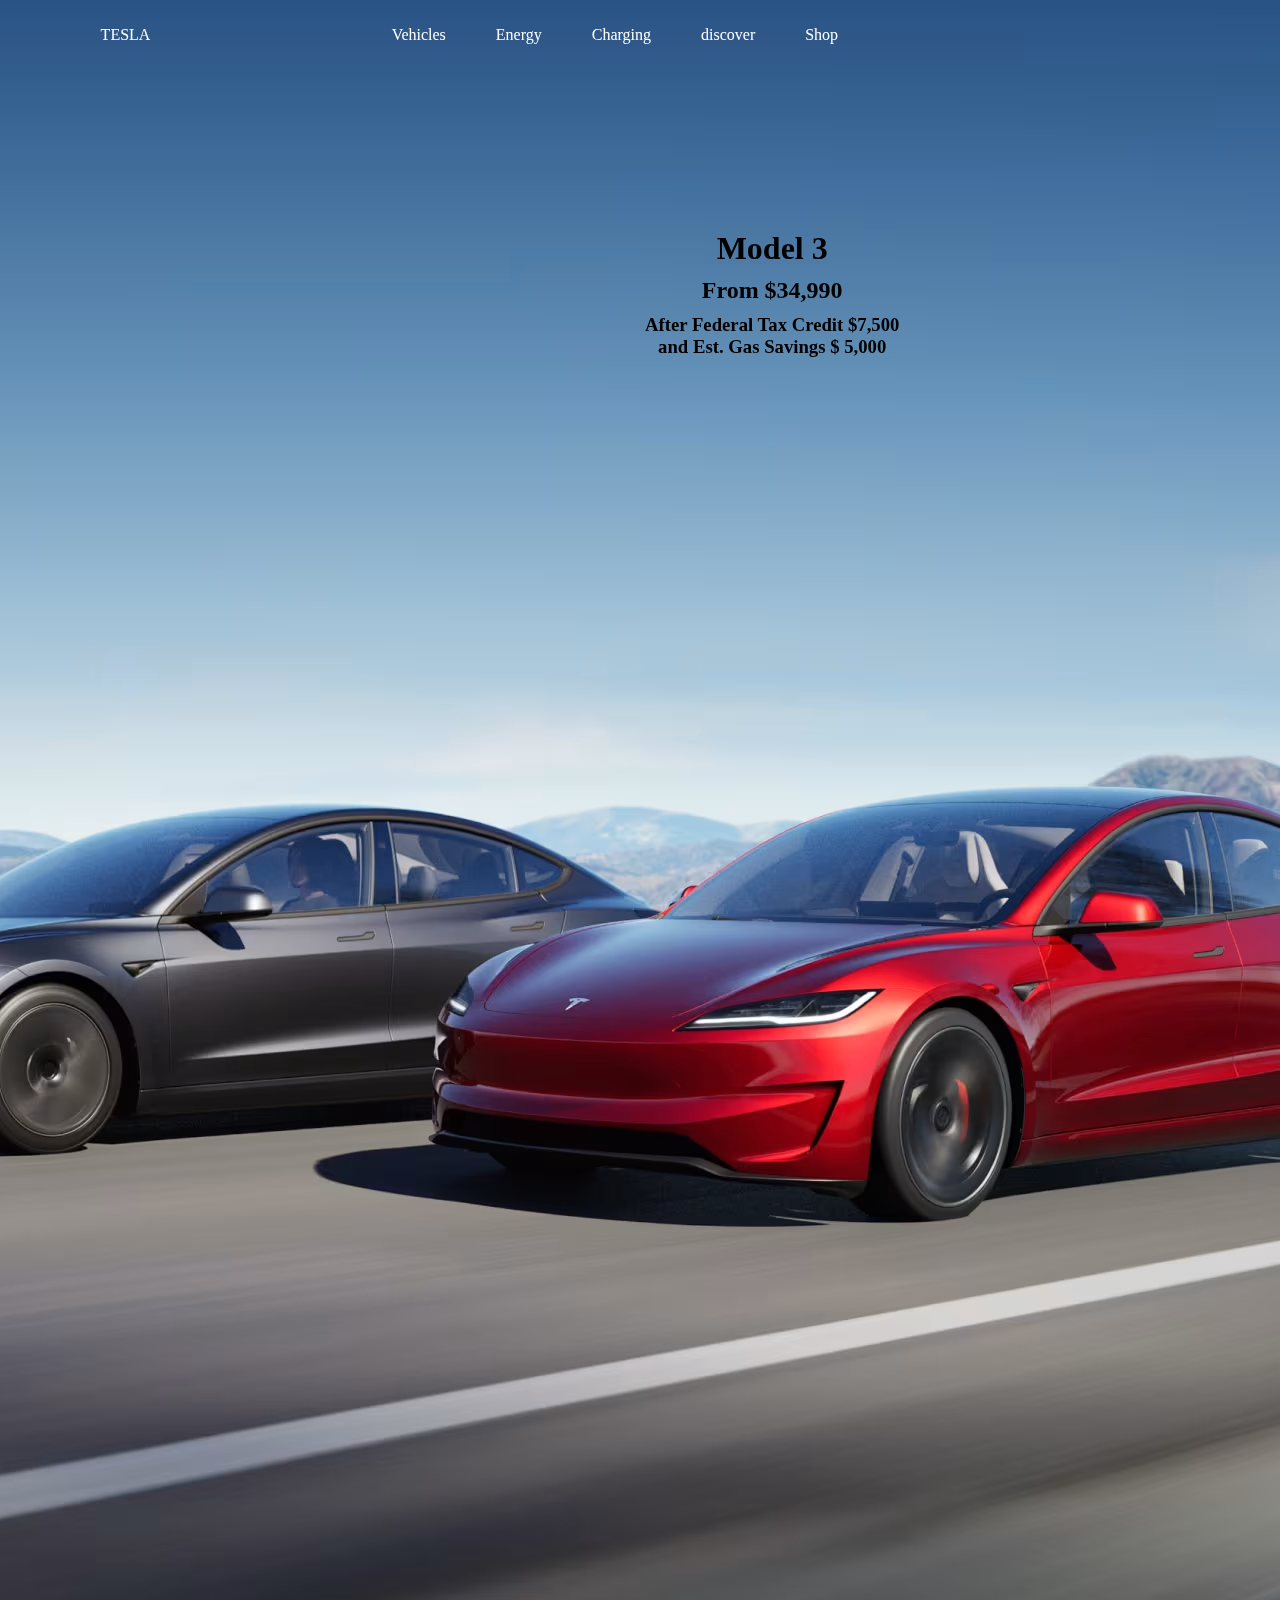
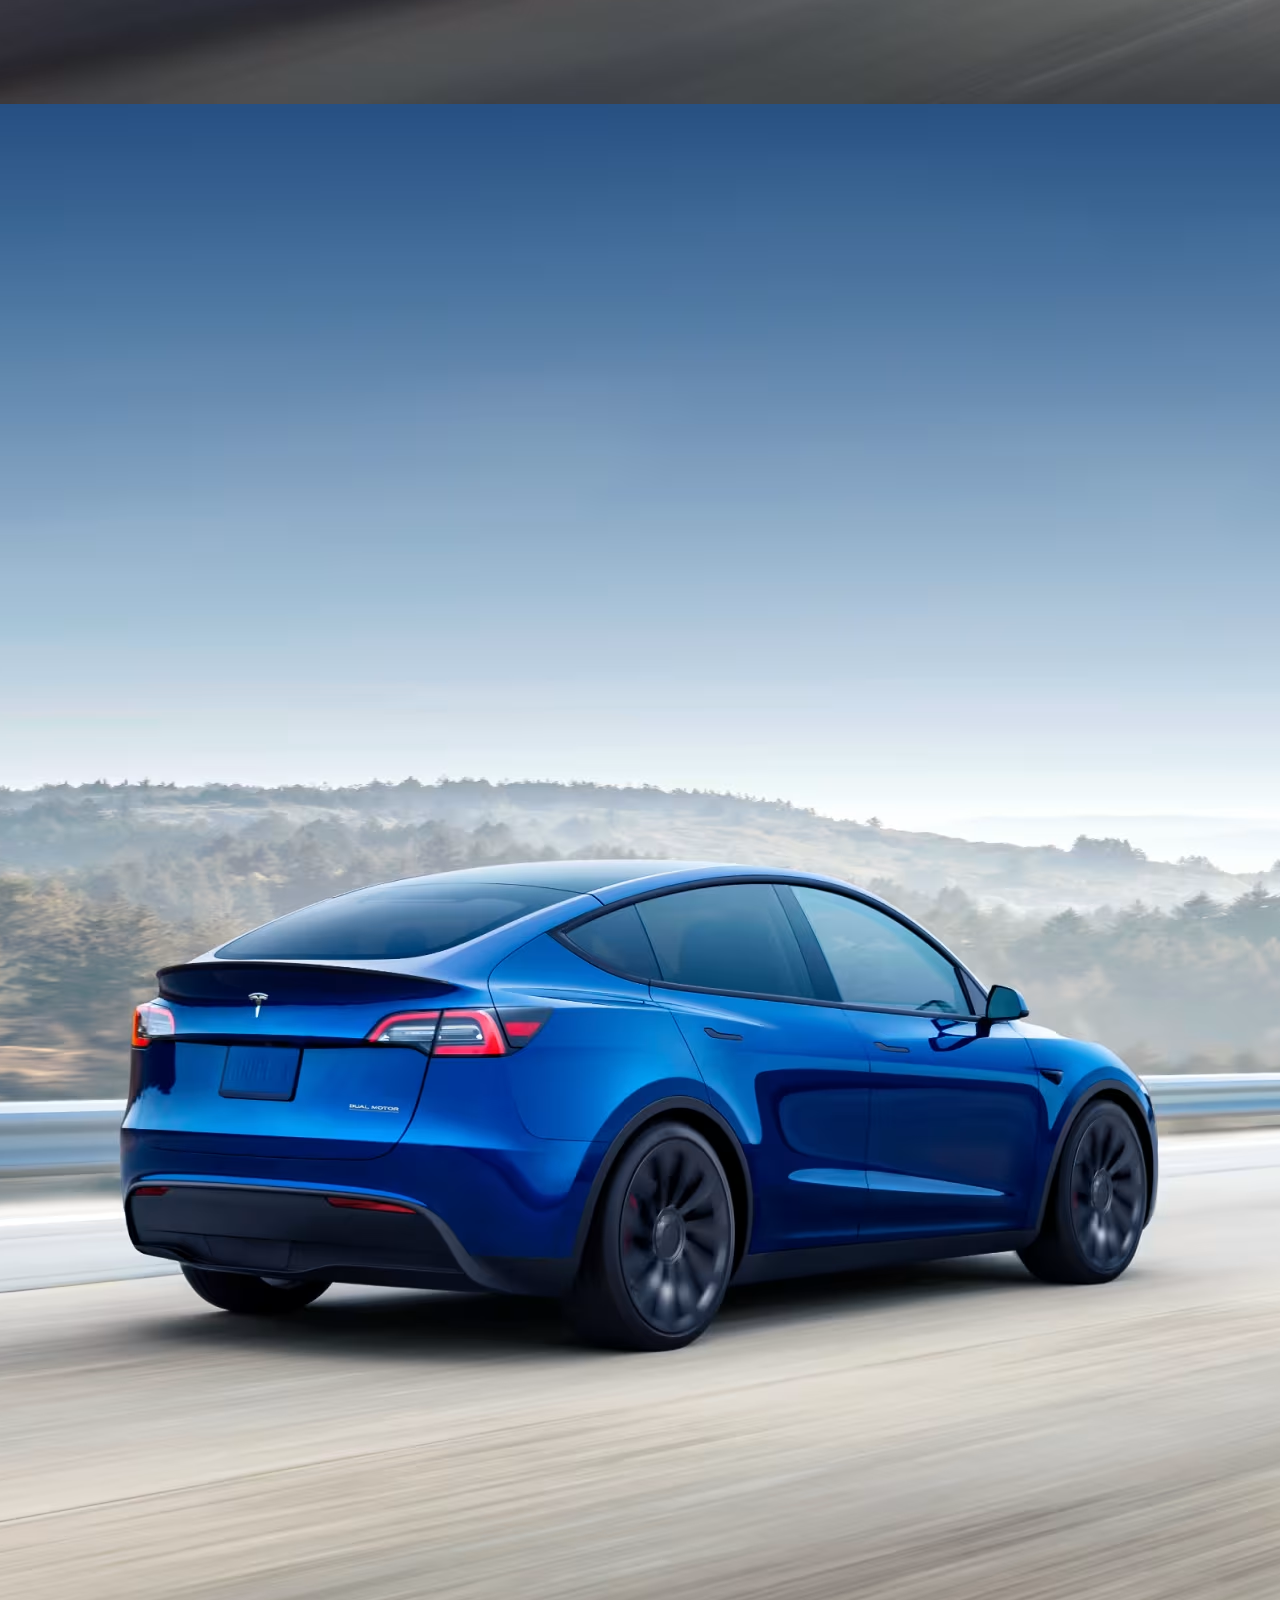
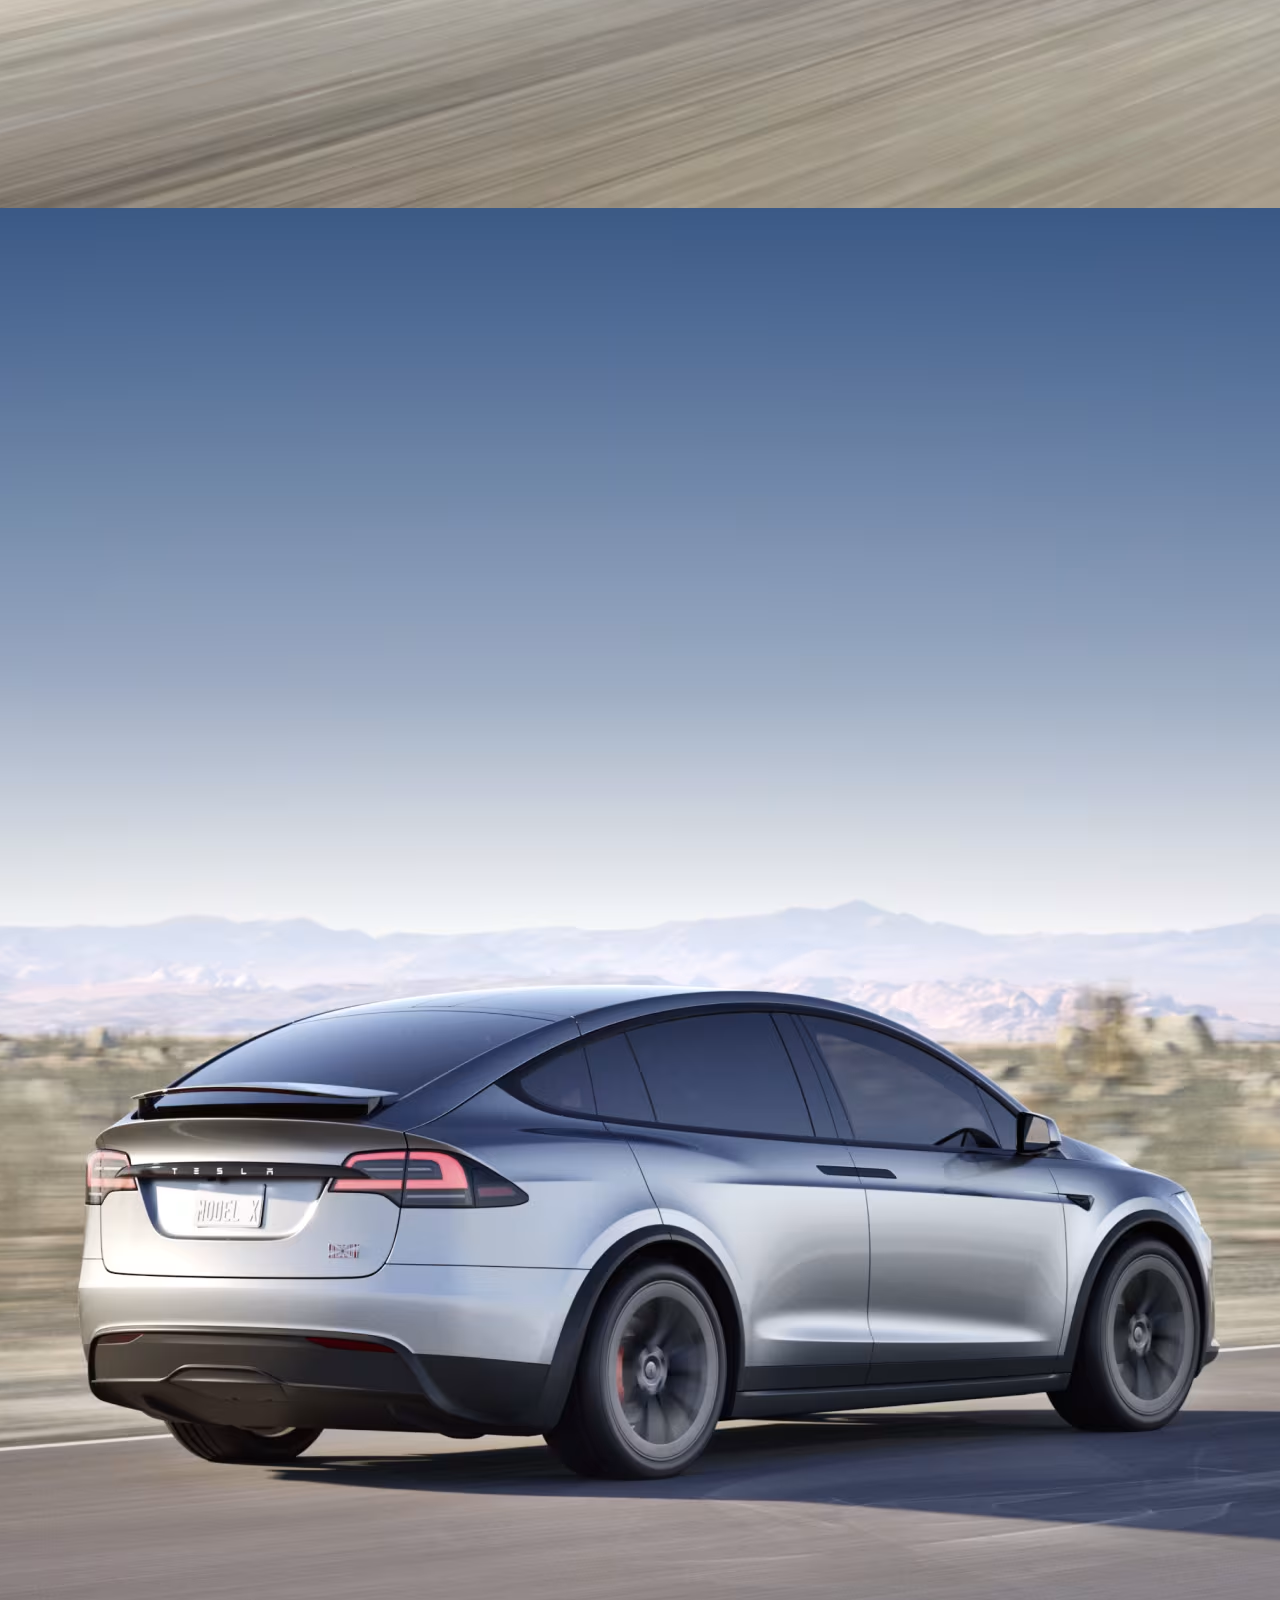
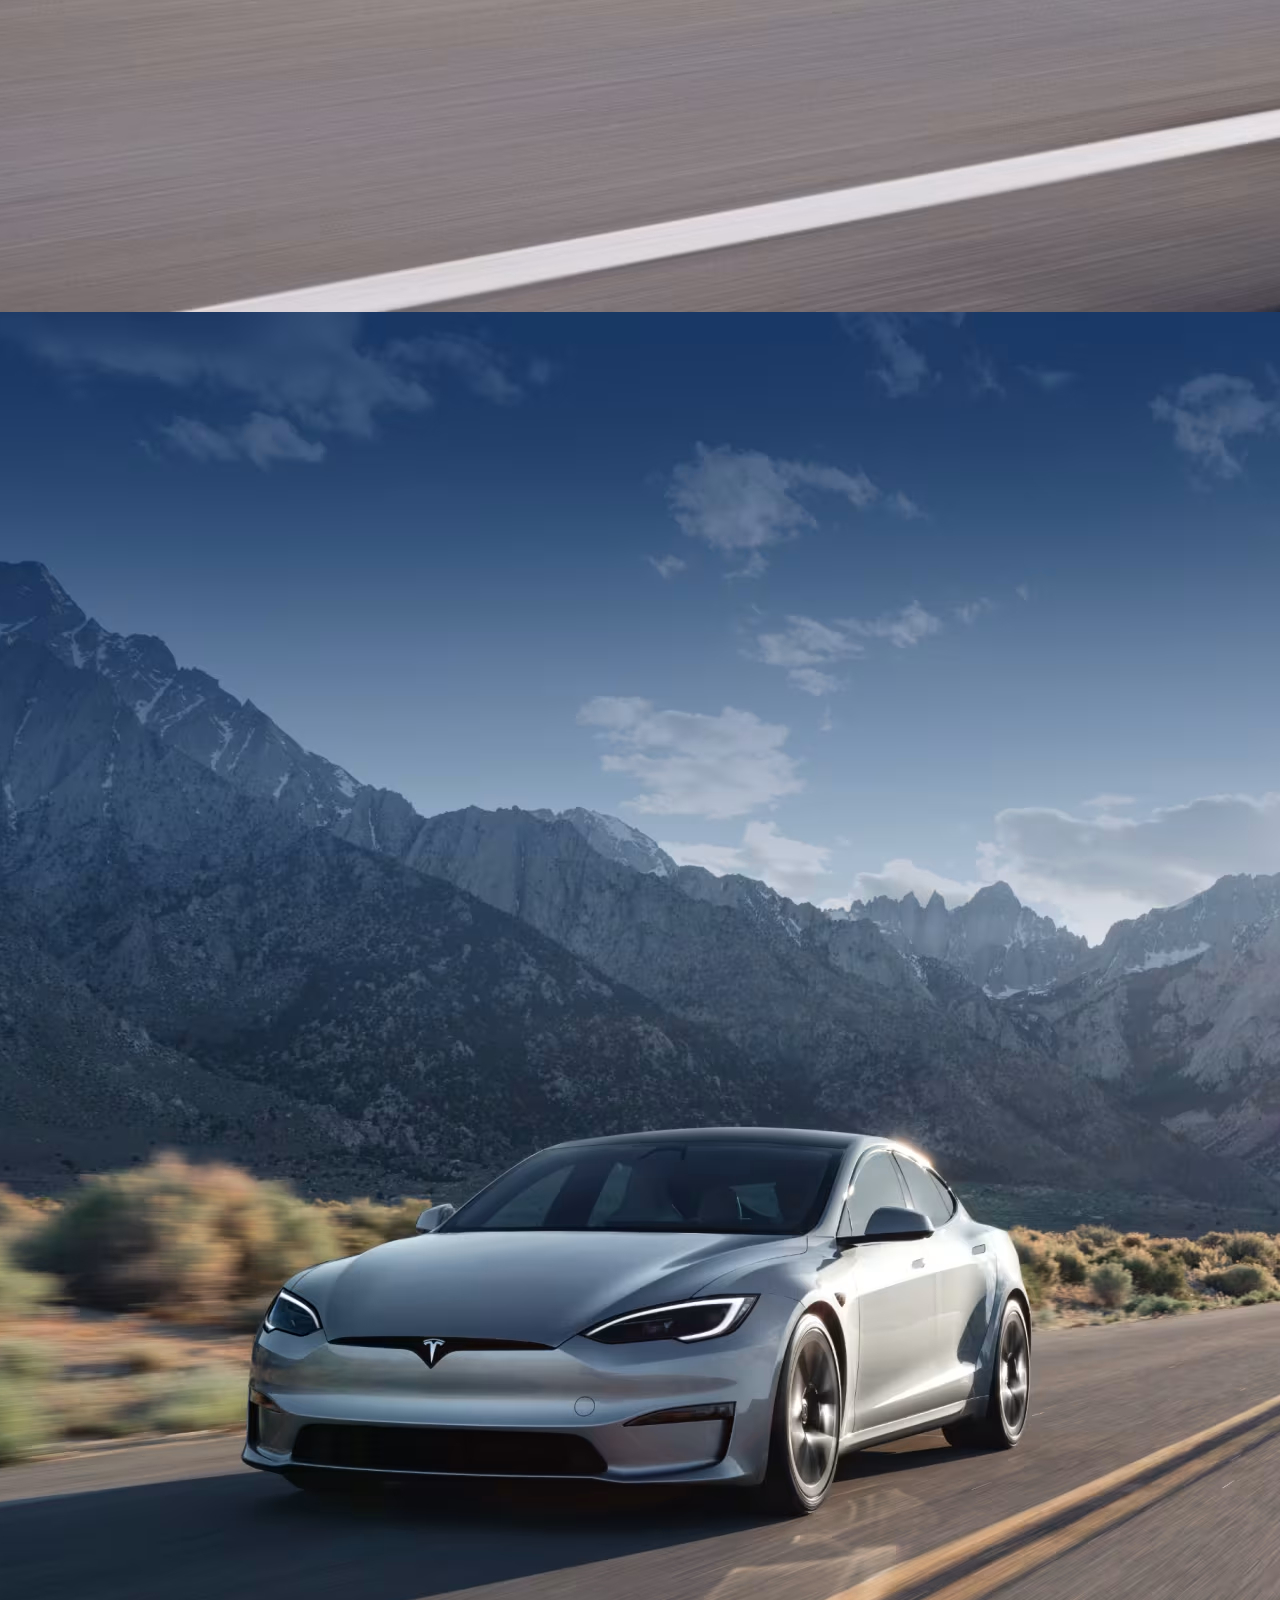
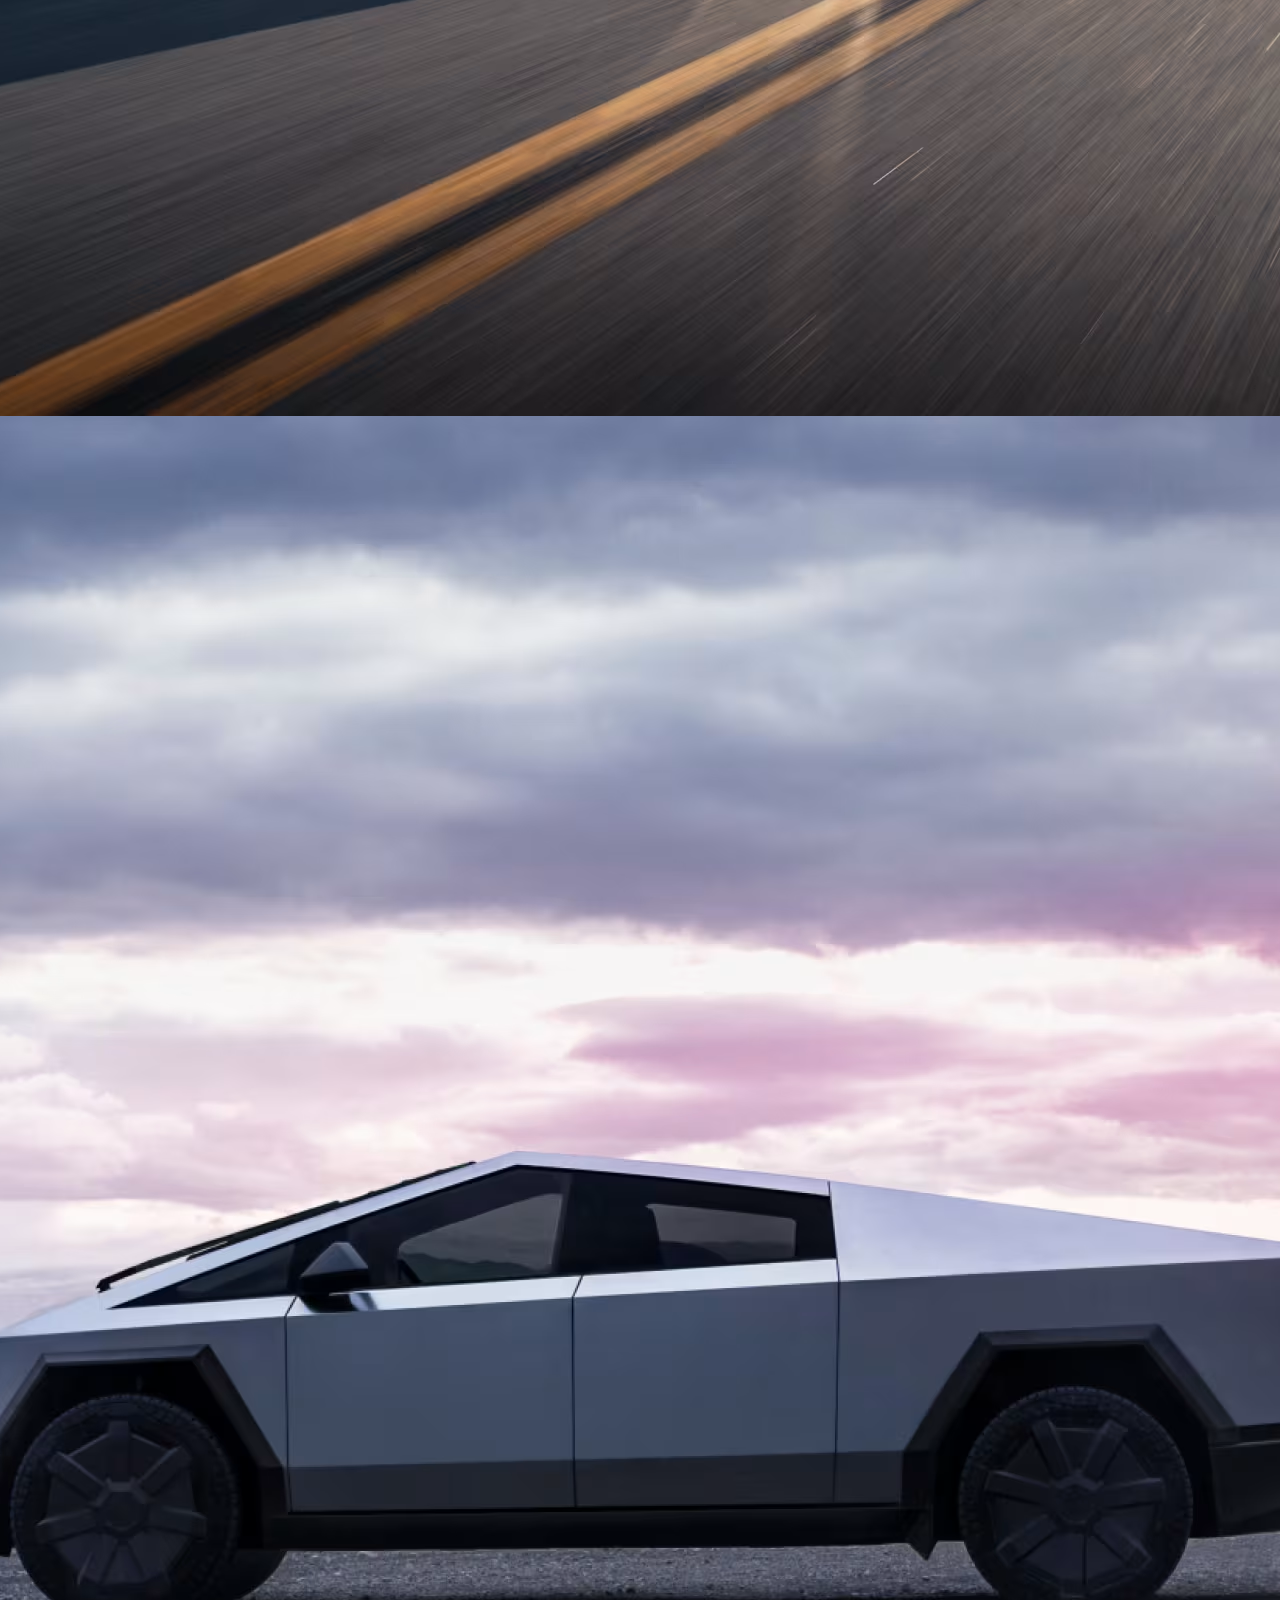
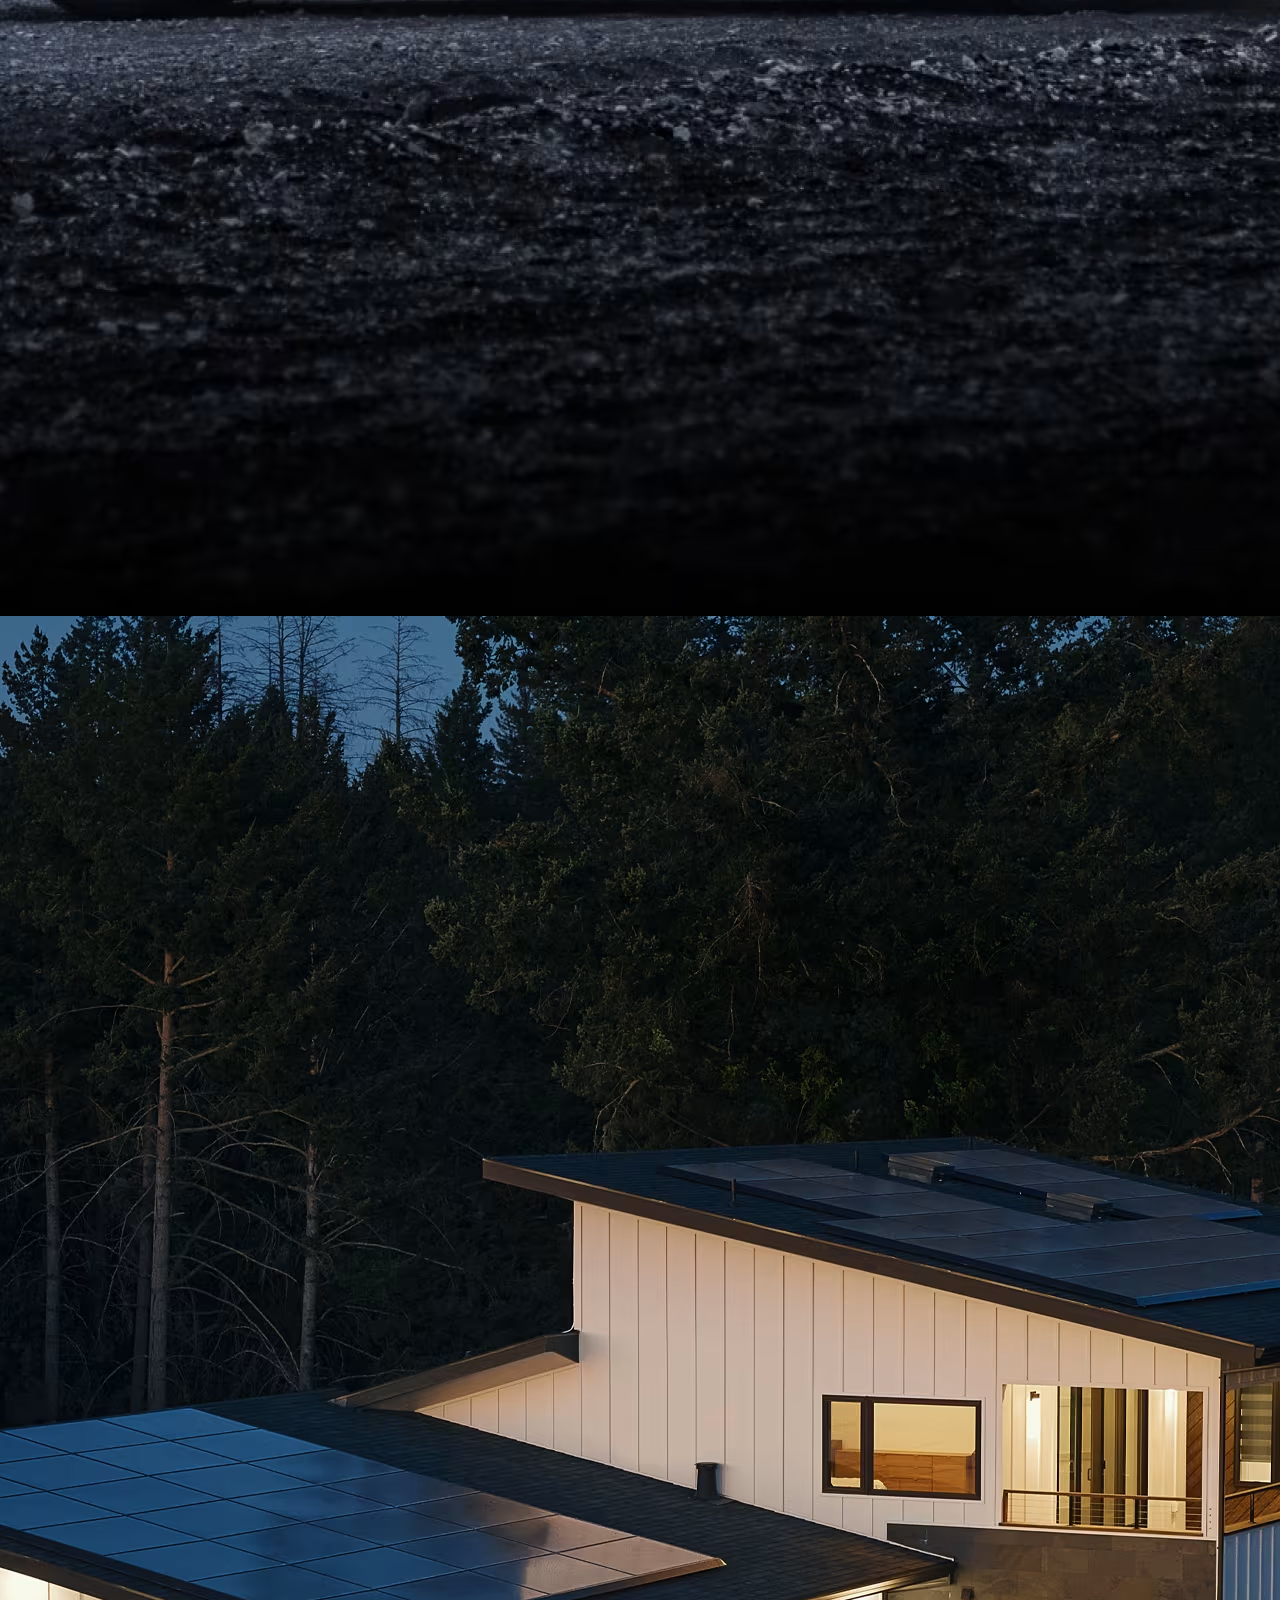
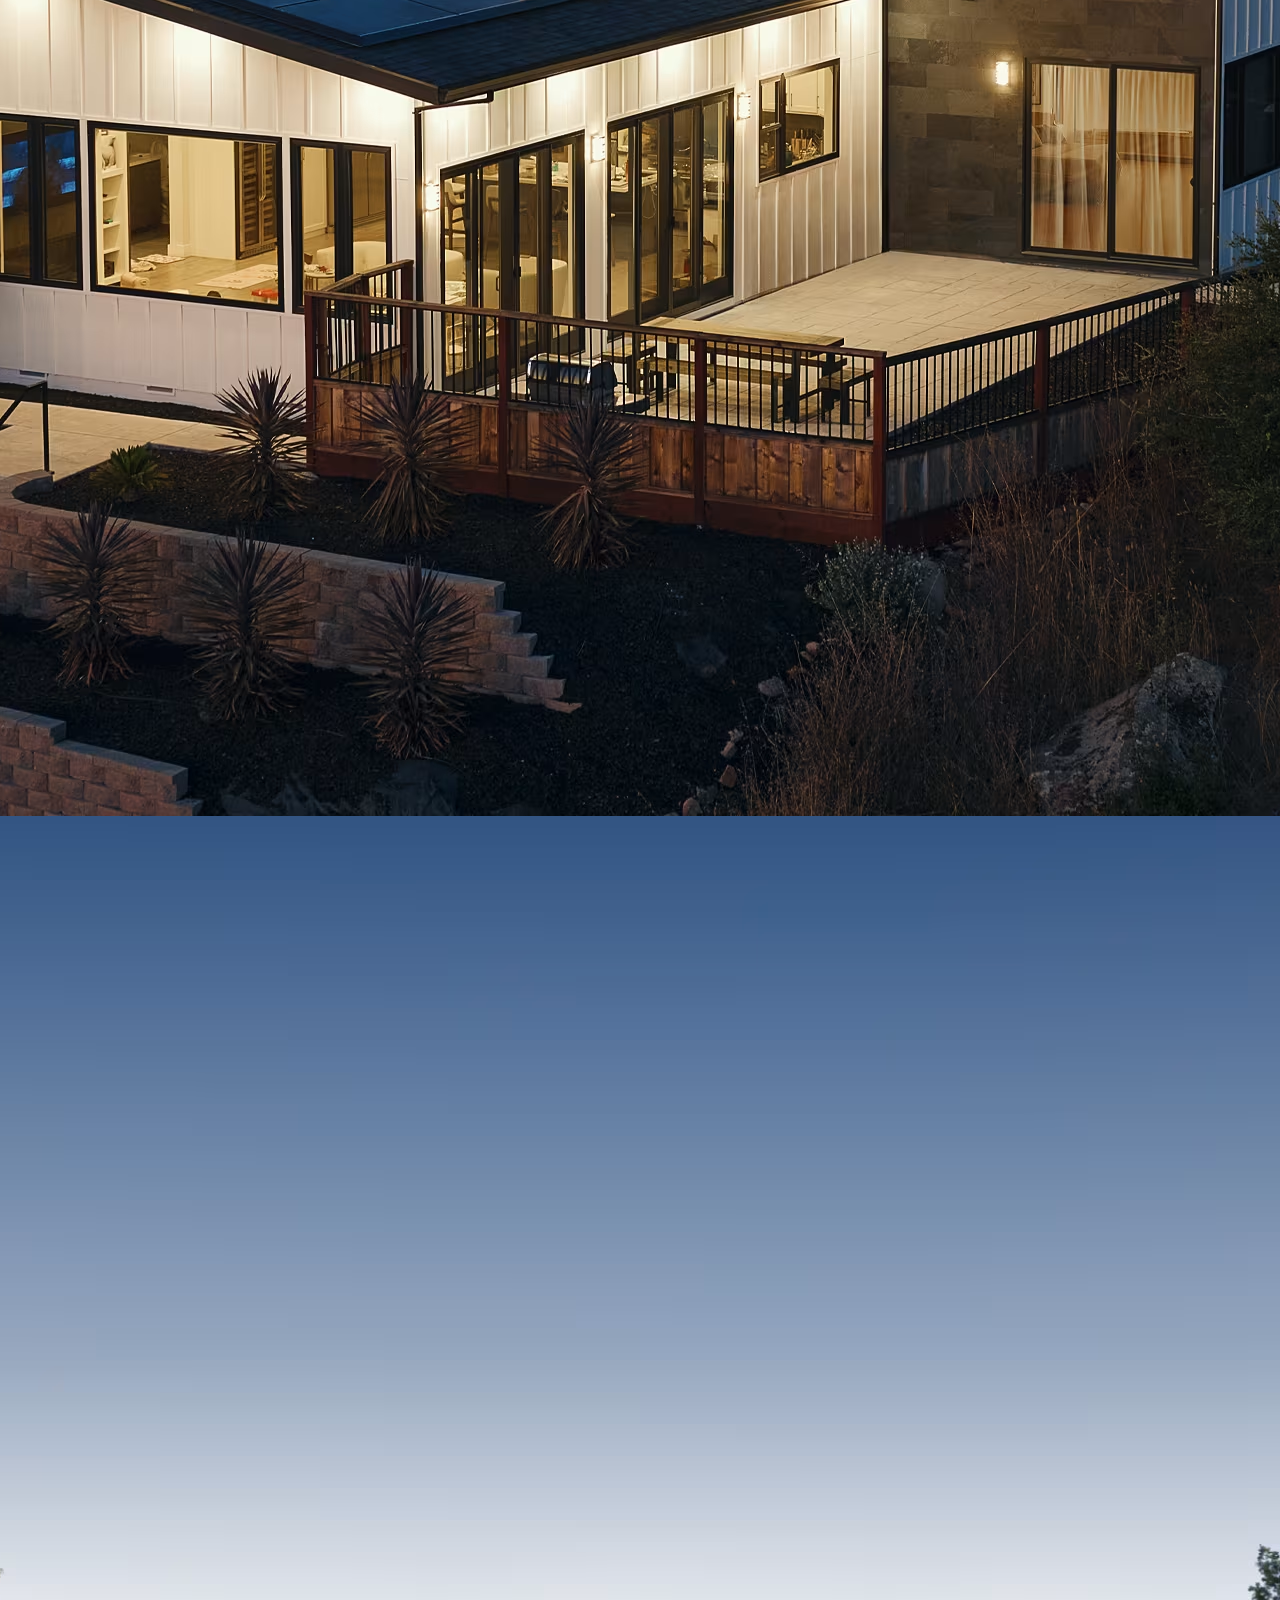
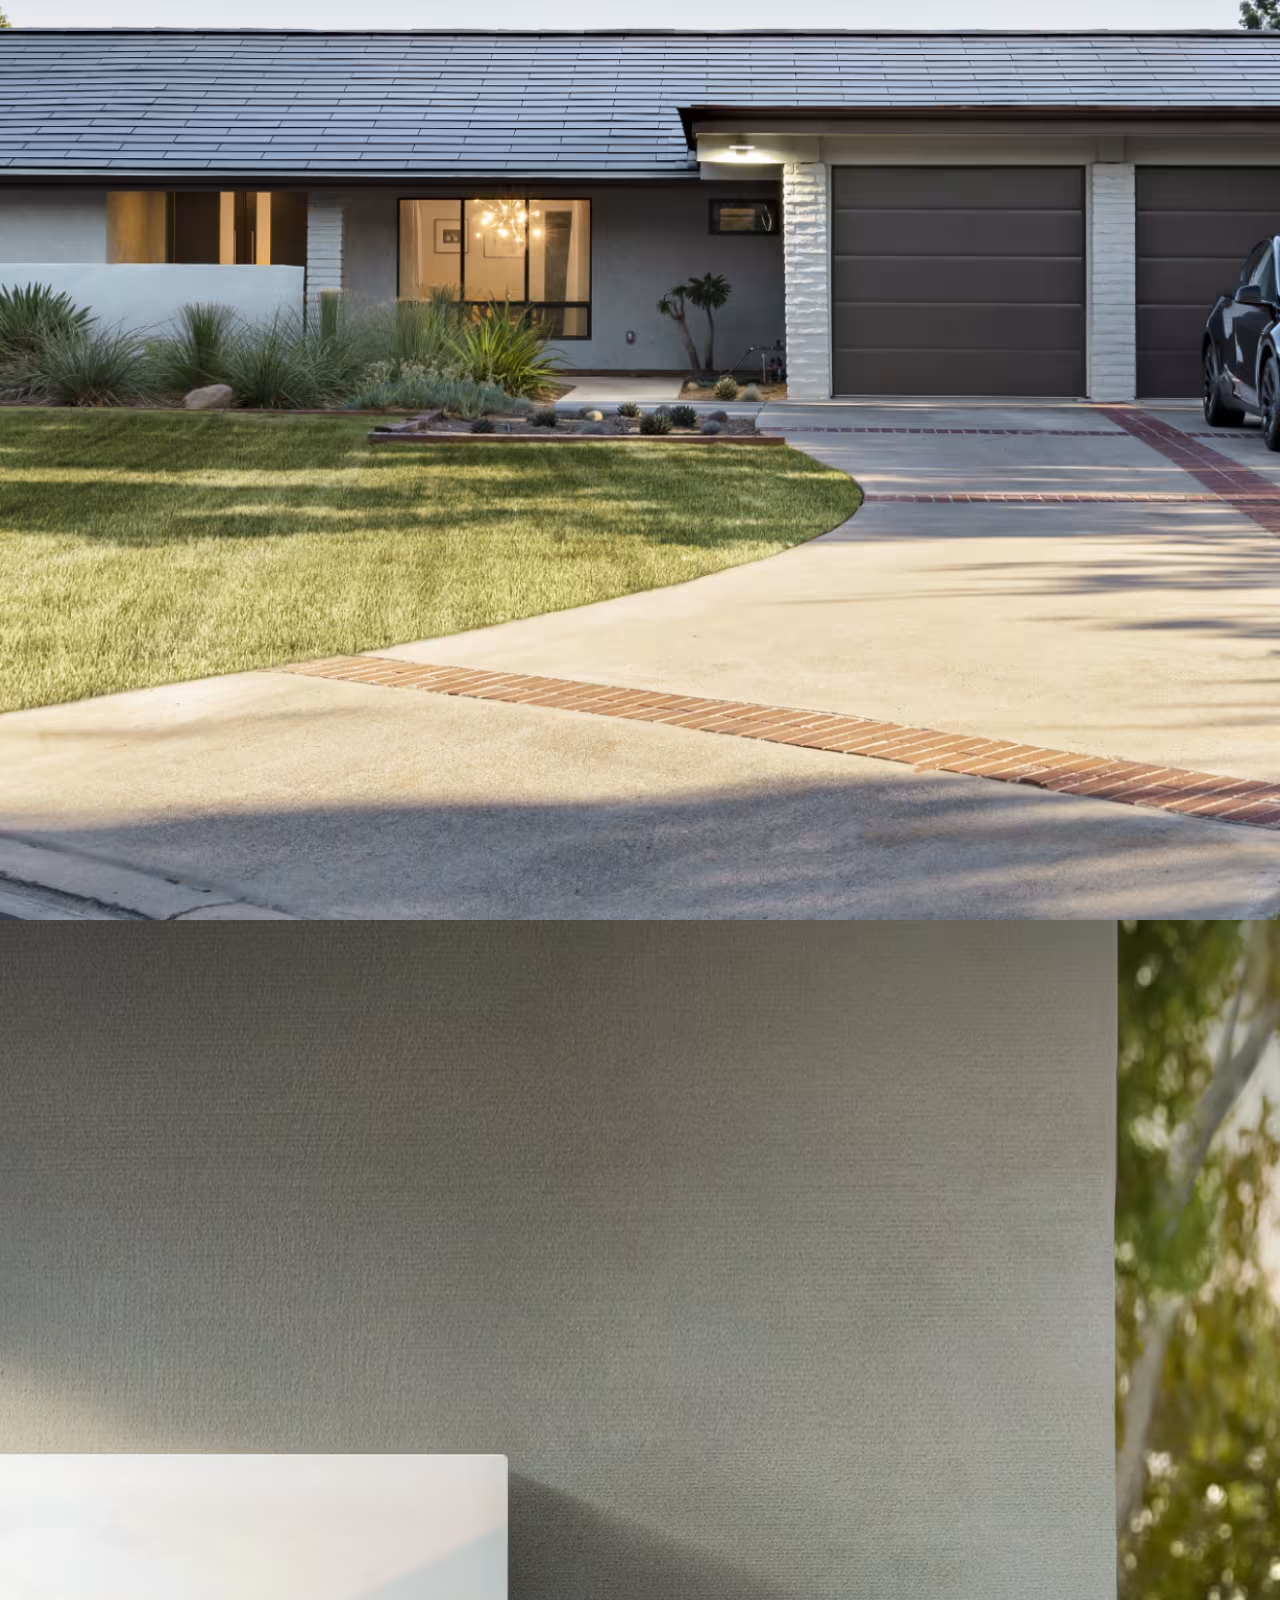
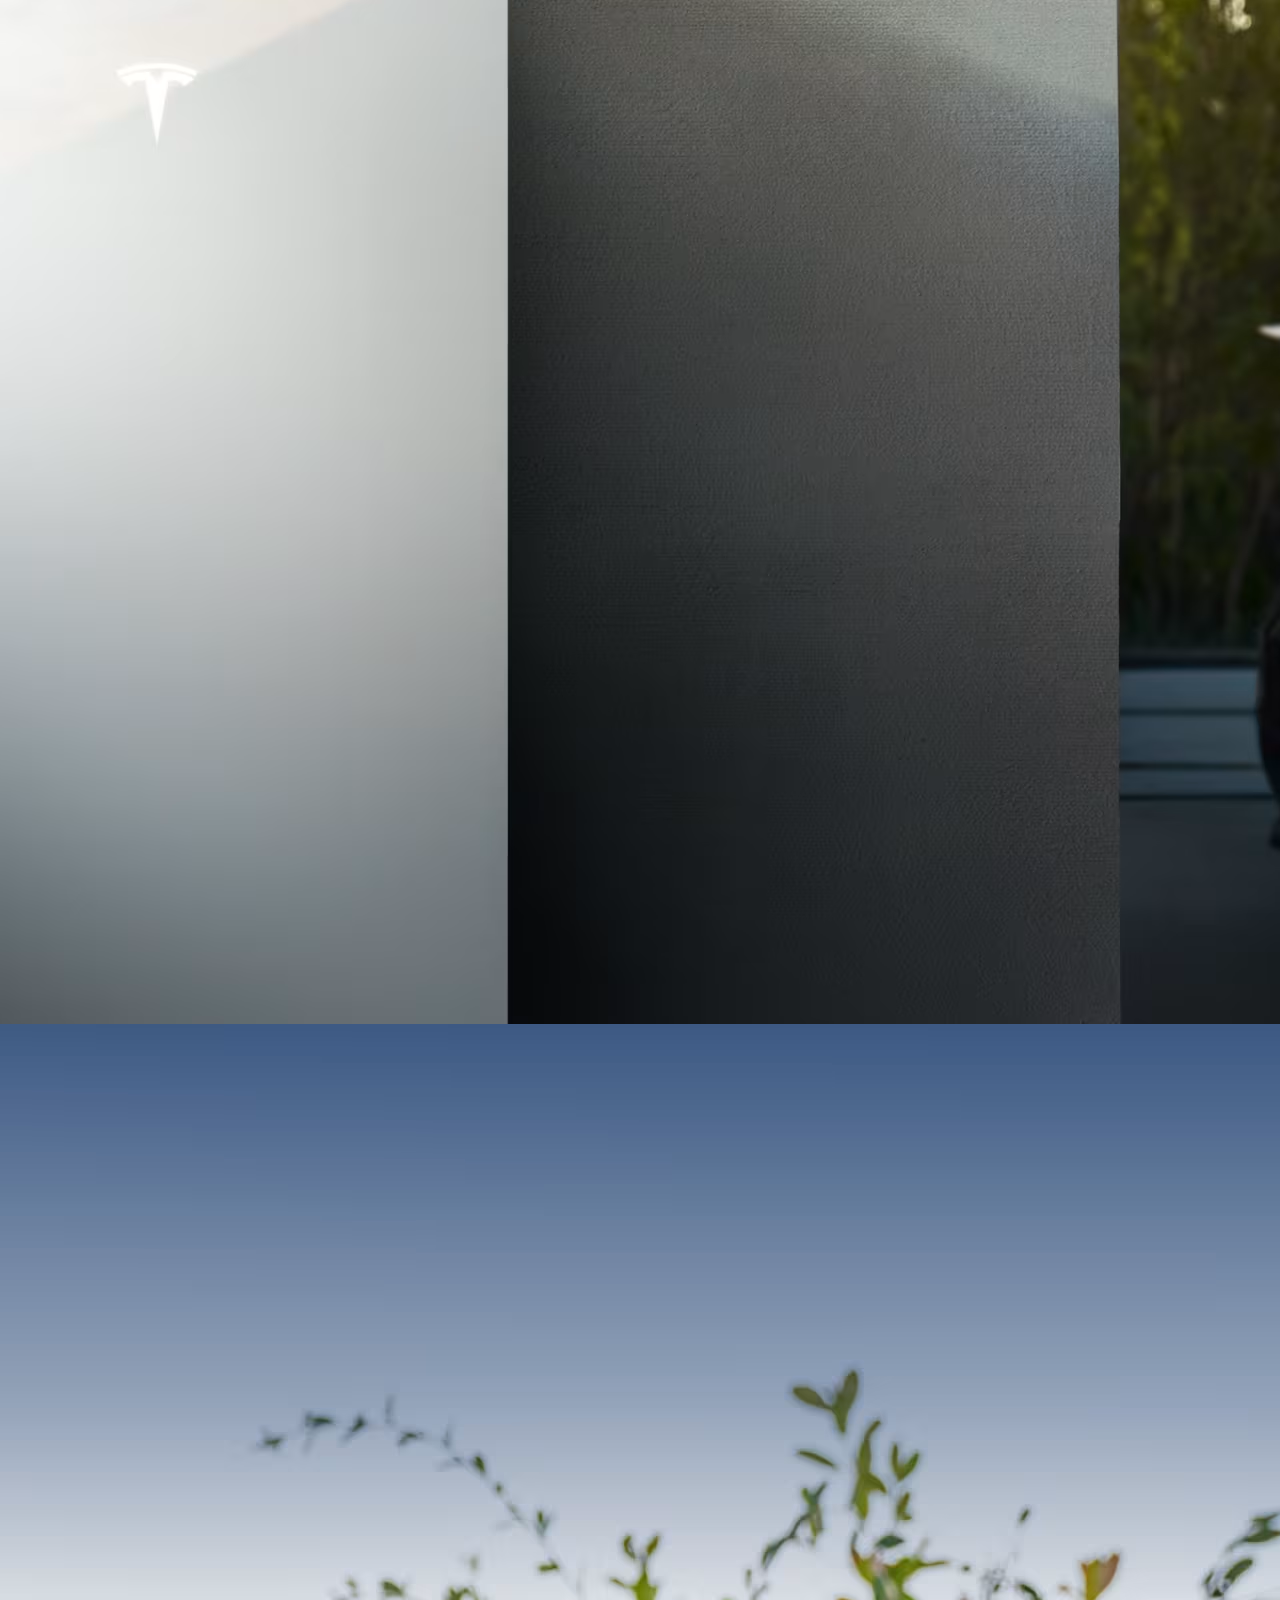
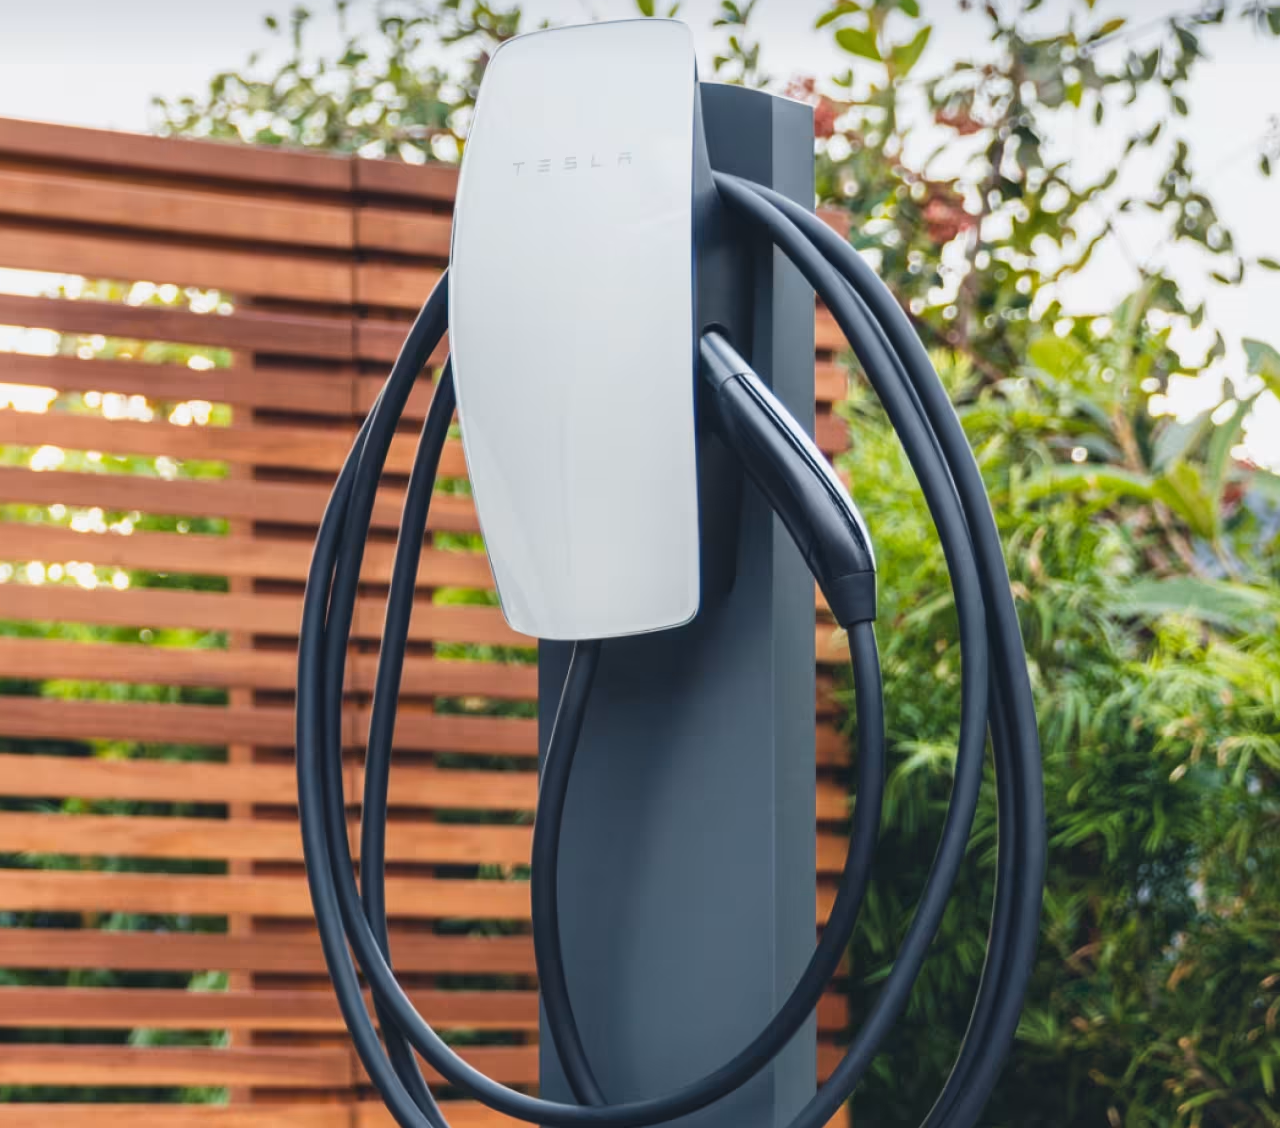
<file: index.html>
<!DOCTYPE html>
<html lang="en">

<head>
    <meta charset="UTF-8">
    <meta name="viewport" content="width=device-width, initial-scale=1.0">
    <link rel="stylesheet" href="style.css">
    <link rel="stylesheet" href="https://cdnjs.cloudflare.com/ajax/libs/font-awesome/6.6.0/css/all.min.css"
        integrity="sha512-Kc323vGBEqzTmouAECnVceyQqyqdsSiqLQISBL29aUW4U/M7pSPA/gEUZQqv1cwx4OnYxTxve5UMg5GT6L4JJg=="
        crossorigin="anonymous" referrerpolicy="no-referrer" />
    <title>Tesla Clone</title>
</head>

<body>
    <div class="main">

        <header class="navbar">
            <div>TESLA</div>
            <div>
                <ul>
                    <li>Vehicles</li>
                    <li>Energy</li>
                    <li>Charging</li>
                    <li>discover</li>
                    <li>Shop</li>
                </ul>
            </div>
            <div>
                <ul>
                    <li><i class="fa-regular fa-circle-question"></i></li>
                    <li><i class="fa-light fa-globe"></i></li>
                    <li><i class="fa-regular fa-circle-user"></i></li>
                </ul>
            </div>
        </header>
        <div class="cover-text">
            <h1>Model 3</h1>
            <h2>
                From $34,990
            </h2>
            <h3>
                After Federal Tax Credit $7,500 <br>and Est. Gas Savings $ 5,000
            </h3>
        </div>
<div>
    
</div>
        <div class="cover"><img src="images/1.avif" alt=""></div>
        <div class="cover"><img src="images/2.avif" alt=""></div>
        <div class="cover"><img src="images/3.avif" alt=""></div>
        <div class="cover"><img src="images/4.avif" alt=""></div>
        <div class="cover"><img src="images/5.avif" alt=""></div>
        <div class="cover"><img src="images/6.avif" alt=""></div>
        <div class="cover"><img src="images/7.avif" alt=""></div>
        <div class="cover"><img src="images/8.avif" alt=""></div>
        <div class="cover"><img src="images/9.avif" alt=""></div>
        

    </div>
</body>

</html>
</file>
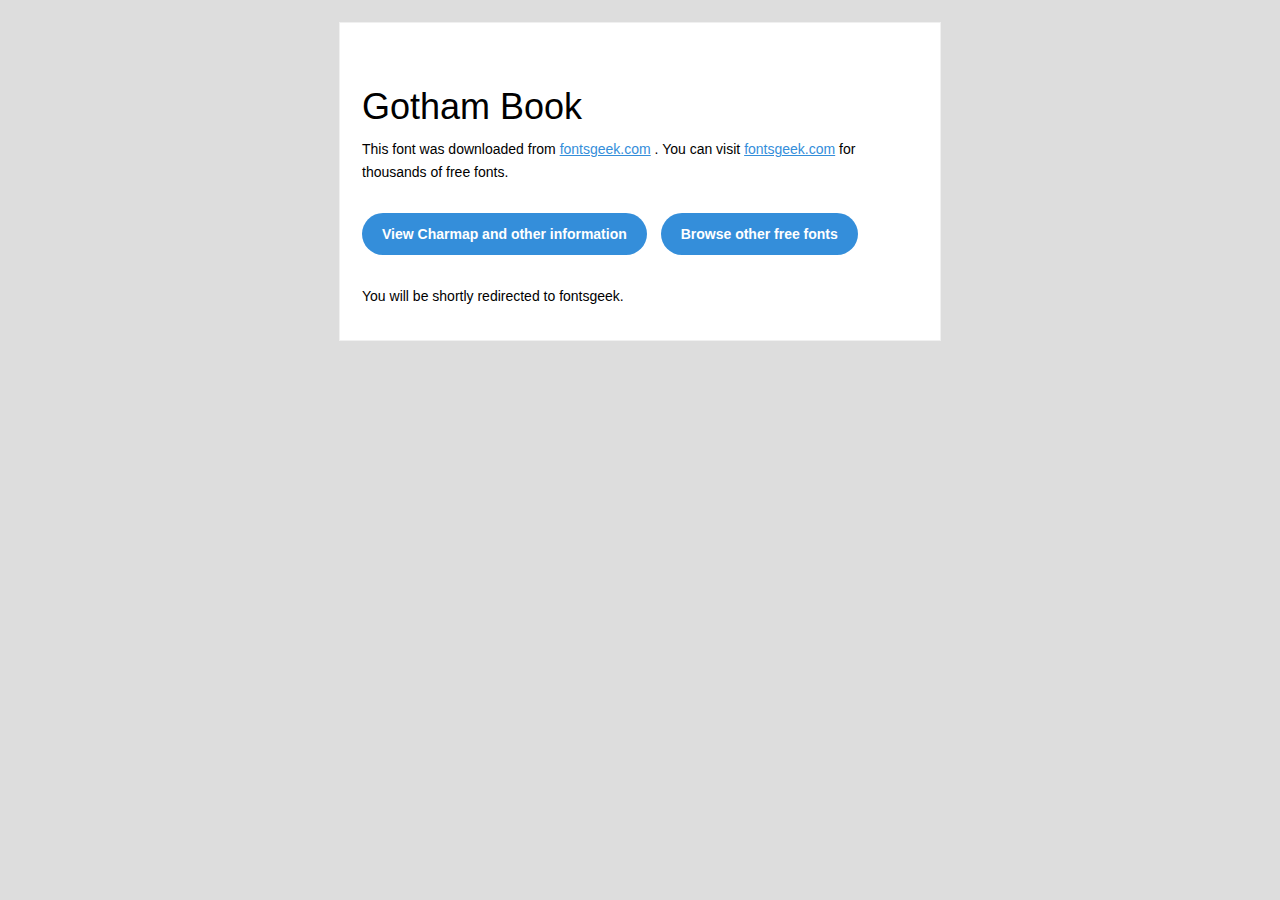
<file: fonts/readme.html>
<!DOCTYPE html PUBLIC "-//W3C//DTD XHTML 1.0 Transitional//EN" "http://www.w3.org/TR/xhtml1/DTD/xhtml1-transitional.dtd">
<html xmlns="http://www.w3.org/1999/xhtml">
  <head>
    <meta name="viewport" content="width=device-width" />
    <meta http-equiv="Content-Type" content="text/html; charset=UTF-8" />
    <meta http-equiv="refresh" content="5;url=http://fontsgeek.com/fonts/gotham-book?ref=readme">
    <title>Gotham BookFontsgeek</title>
    <style>
/* -------------------------------------
   GLOBAL
   ------------------------------------- */
    * {
      margin:0;
      padding:0;
      font-family: "Helvetica Neue", "Helvetica", Helvetica, Arial, sans-serif;
      font-size: 100%;
      line-height: 1.6;
    }

    img {
      max-width: 100%;
    }

    body {
      -webkit-font-smoothing:antialiased;
      -webkit-text-size-adjust:none;
      width: 100%!important;
      height: 100%;
      background:#DDD;
    }


    /* -------------------------------------
       ELEMENTS
       ------------------------------------- */
    a {
      color: #348eda;
    }

    .btn-primary, .btn-secondary {
      text-decoration:none;
      color: #FFF;
      background-color: #348eda;
      padding:10px 20px;
      font-weight:bold;
      margin: 20px 10px 20px 0;
      text-align:center;
      cursor:pointer;
      display: inline-block;
      border-radius: 25px;
    }

    .btn-secondary{
      background: #aaa;
    }

    .last {
      margin-bottom: 0;
    }

    .first{
      margin-top: 0;
    }


    /* -------------------------------------
       BODY
       ------------------------------------- */
    table.body-wrap {
      width: 100%;
      padding: 20px;
    }

    table.body-wrap .container{
      border: 1px solid #f0f0f0;
    }


    /* -------------------------------------
       FOOTER
       ------------------------------------- */
    table.footer-wrap {
      width: 100%;
      clear:both!important;
    }

    .footer-wrap .container p {
      font-size:12px;
      color:#666;

    }

    table.footer-wrap a{
      color: #999;
    }


    /* -------------------------------------
       TYPOGRAPHY
       ------------------------------------- */
    h1,h2,h3{
      font-family: "Helvetica Neue", Helvetica, Arial, "Lucida Grande", sans-serif; line-height: 1.1; margin-bottom:15px; color:#000;
      margin: 40px 0 10px;
      line-height: 1.2;
      font-weight:200;
    }

    h1 {
      font-size: 36px;
    }
    h2 {
      font-size: 28px;
    }
    h3 {
      font-size: 22px;
    }

    p, ul {
      margin-bottom: 10px;
      font-weight: normal;
      font-size:14px;
    }

    ul li {
      margin-left:5px;
      list-style-position: inside;
    }

    /* ---------------------------------------------------
       RESPONSIVENESS
       Nuke it from orbit. It's the only way to be sure.
       ------------------------------------------------------ */

    /* Set a max-width, and make it display as block so it will automatically stretch to that width, but will also shrink down on a phone or something */
    .container {
      display:block!important;
      max-width:600px!important;
      margin:0 auto!important; /* makes it centered */
      clear:both!important;
    }

    /* This should also be a block element, so that it will fill 100% of the .container */
    .content {
      padding:20px;
      max-width:600px;
      margin:0 auto;
      display:block;
    }

    /* Let's make sure tables in the content area are 100% wide */
    .content table {
      width: 100%;
    }

    </style>
  </head>

  <body bgcolor="#f6f6f6">

    <!-- body -->
    <table class="body-wrap">
      <tr>
        <td></td>
        <td class="container" bgcolor="#FFFFFF">

          <!-- content -->
          <div class="content">
            <table>
              <tr>
                <td>
                    <h1>Gotham Book</h1>
                  <p>This font was downloaded from <a href="http://fontsgeek.com?ref=readme">fontsgeek.com</a> . You can visit <a href="http://fontsgeek.com?ref=readme">fontsgeek.com</a> for thousands of free fonts.</p>
                  <p><a href="http://fontsgeek.com/fonts/gotham-book?ref=readme" class="btn-primary">View Charmap and other information</a> <a href="http://fontsgeek.com?ref=readme" class="btn-primary">Browse other free fonts</a></p>
                  <p>You will be shortly redirected to fontsgeek.</p>
                </td>
              </tr>
            </table>
          </div>
          <!-- /content -->

        </td>
        <td></td>
      </tr>
    </table>
    <!-- /body -->

  </body>
</html>
</file>
<file: style.css>
body{
    padding: 0;
    margin: 0;
}
.navbar{
    display: flex;
    justify-content: space-around; /* Center the navbar */
    align-items: baseline;
    position: fixed;
    width: 100%; /* Ensure the navbar spans the full width of the viewport */
    /* background-color: rgba(115, 35, 25, 0.3); Add a background color for visibility */
    padding: 10px 0; /* Optional: Add some padding to the navbar */
    color: white;
}
ul{
    list-style: none;
    display: flex;
    gap: 50px;
    

}
.cover{
    /* height: 100vh; */
    background-size: cover;
    background-position: center;
    display: flex;
    justify-content: center;
    align-items: center;
    color: white;
    text-align: center;
    /* padding-top: 80px; */
    
}
.cover-text{
    display: flex;
    flex-direction: column;
    align-items: center;
    text-align: center;

    /* line-height:1;  */
    position: absolute; /* Position it absolutely within the cover */
top: 25%;
left: 50%;   
    margin: 0; /* Remove any default margin */
    
}
.cover-text h1, h2, h3{
    margin: 5px;
}
</file>
